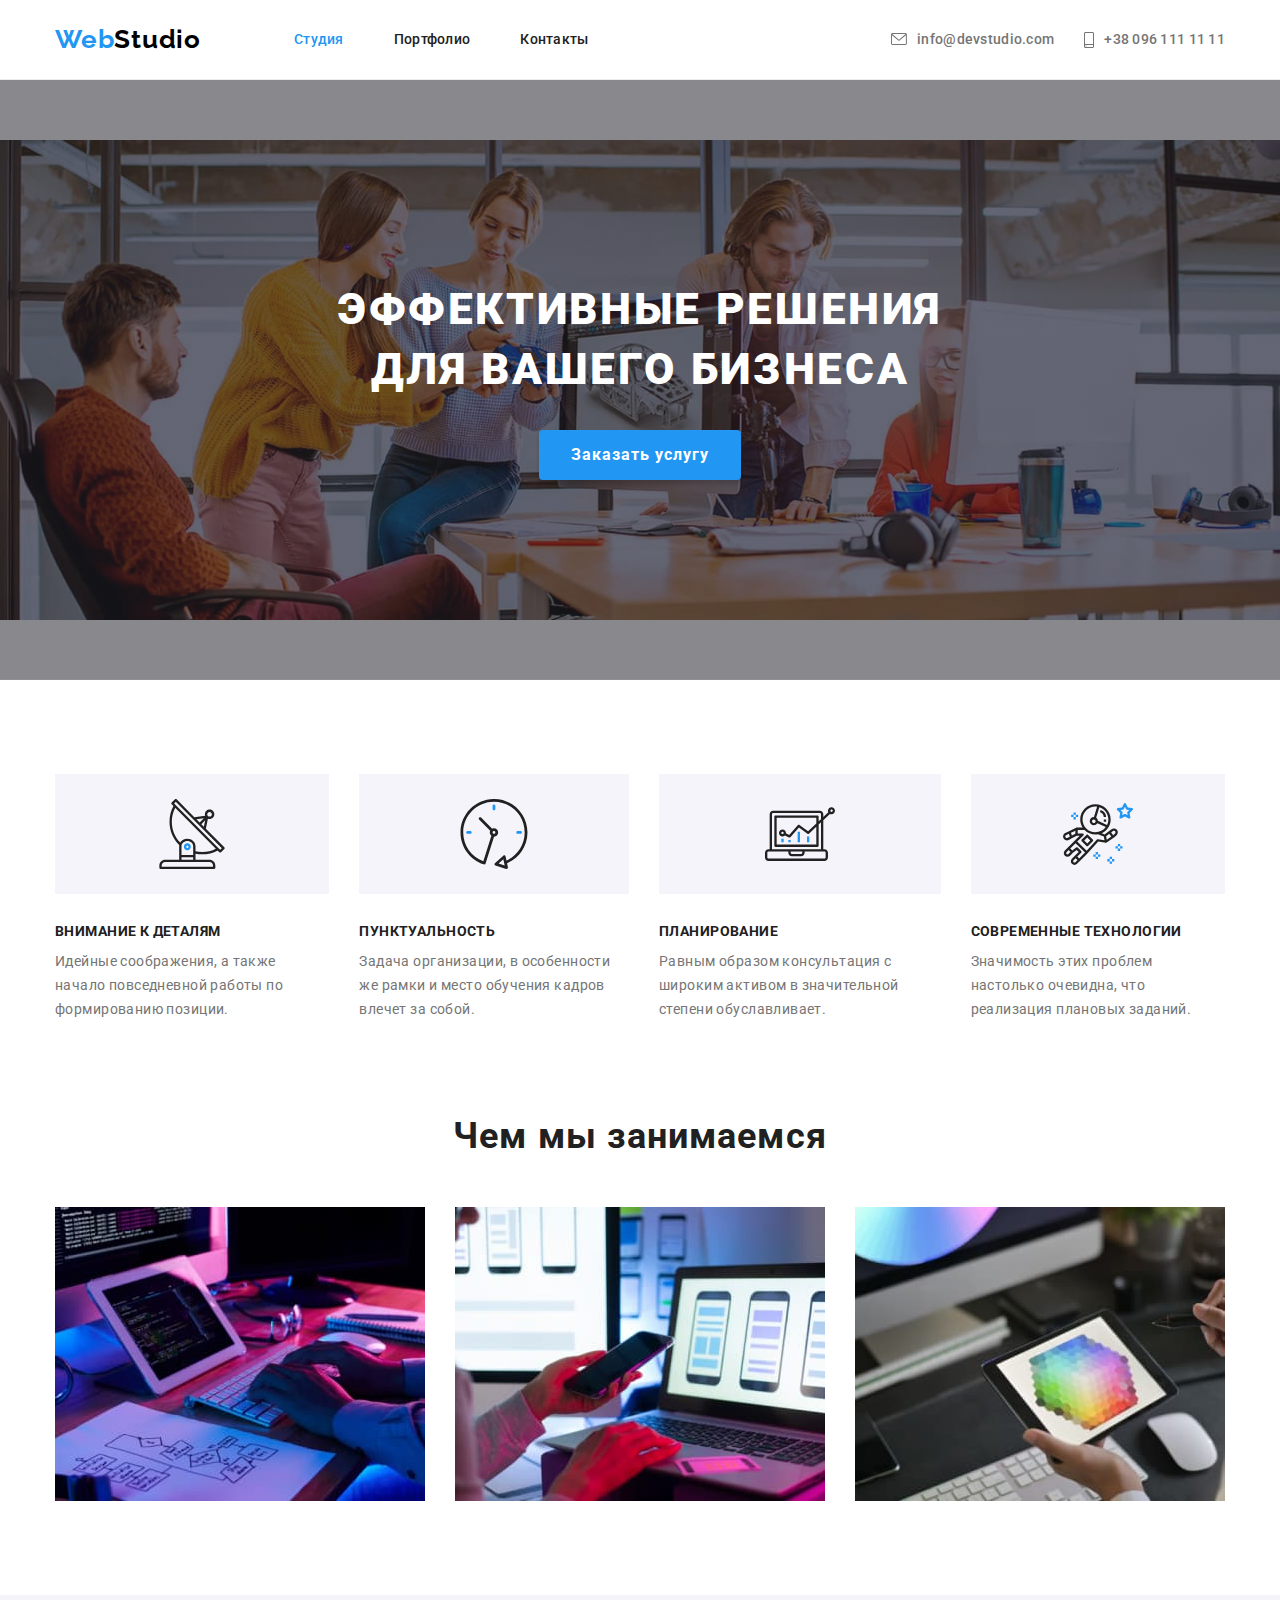
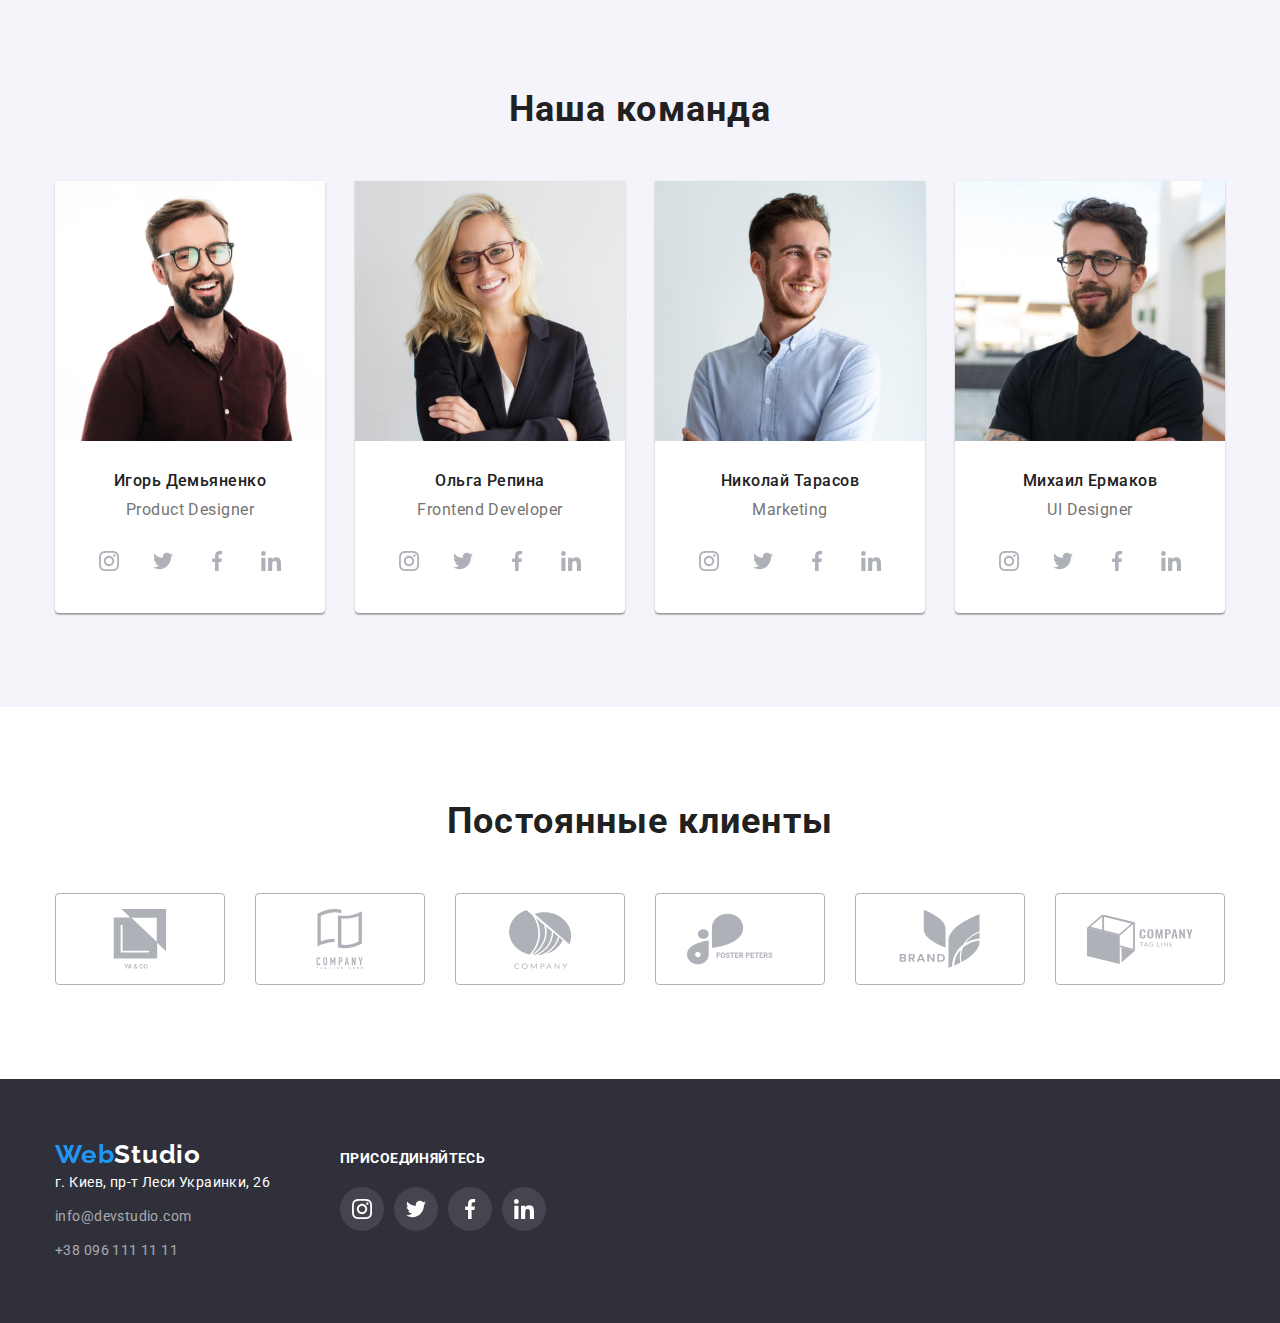
<file: index.html>
<!DOCTYPE html>
<html lang="ru">
<head>
    <meta charset="UTF-8">
    <meta http-equiv="X-UA-Compatible" content="IE=edge">
    <meta name="viewport" content="width=device-width, initial-scale=1.0">
    <title>Студия</title>
    <link rel="preconnect" href="https://fonts.googleapis.com">
    <link rel="preconnect" href="https://fonts.gstatic.com" crossorigin>
    <link href="https://fonts.googleapis.com/css2?family=Raleway:wght@700&family=Roboto:wght@400;500;700;900&display=swap" rel="stylesheet">
    <link rel="stylesheet" href="https://cdnjs.cloudflare.com/ajax/libs/modern-normalize/1.1.0/modern-normalize.min.css">
    <link rel="stylesheet" href="./css/styles.css">
</head>
<body>
    <!-- Шапка сайта -->
    <header class="page-header">
      <div class="container">
          <nav class="header-nav">
                 <a href="./index.html" class="logo"><span class="part-logo">Web</span>Studio</a>
            
                <ul class="site-nav list">
                     <li class="item"><a href="./index.html" class="site-nav-link current">Студия</a></li>
                     <li class="item"><a href="./portfolio.html" class="site-nav-link">Портфолио</a></li>
                     <li class="item"><a href="" class="site-nav-link">Контакты</a></li>
                </ul>
          </nav>
            <!-- Контакты студии -->
            <ul class="site-contact list">
                <li class="item">
                    <a href="mailto:info@devstudio.com" class="site-contact-link">
                        <svg class="icon" width="16" height="12">
                        <use href="./images/symbol-defs.svg#icon-envelope"></use></svg>
                        info@devstudio.com
                    </a>
                </li>
                <li class="item">
                    <a href="tel:+380961111111" class="site-contact-link">
                        <svg class="icon" width="10" height="16">
                            <use href="./images/symbol-defs.svg#icon-smartphone"></use>
                        </svg>
                        +38 096 111 11 11
                    </a>
                </li>
            </ul>
      </div>
    </header>
   
    <main>
            <!-- Блок героя -->
                <section class="hero">
                    <div class="container">
                        <h1 class="hero-title">Эффективные решения для вашего бизнеса</h1>
                        <button type="button" class="btn">Заказать услугу</button>
                    </div>
                </section>
            <!-- Секция Преимущества студии -->
            <section class="section">
                <div class="container">
                    <h2 class="visually-hidden">Преимущества вебстудии</h2>
                    <ul class="feature list">
                        <li class="feature-item">
                            <div class="thumb">
                                <svg class="icon" width="70" height="70">
                                    <use href="./images/symbol-defs.svg#icon-antenna"></use>
                                </svg>
                            </div>
                            <h3 class="feature-title">Внимание к деталям</h3>
                            <p>Идейные соображения, а также начало повседневной работы по формированию позиции.</p>
                        </li>
                        <li class="feature-item">
                            <div class="thumb">
                                <svg class="icon" width="70" height="70">
                                    <use href="./images/symbol-defs.svg#icon-clock"></use>
                                </svg>
                            </div>
                            <h3 class="feature-title">Пунктуальность</h3>
                            <p>Задача организации, в особенности же рамки и место обучения кадров влечет за собой.</p>
                        </li>
                        <li class="feature-item">
                            <div class="thumb">
                                <svg class="icon" width="70" height="70">
                                    <use href="./images/symbol-defs.svg#icon-diagram"></use>
                                </svg>
                            </div>
                            <h3 class="feature-title">Планирование</h3>
                            <p>Равным образом консультация с широким активом в значительной степени обуславливает.</p>
                        </li>
                        <li class="feature-item">
                            <div class="thumb">
                                <svg class="icon" width="70" height="70">
                                    <use href="./images/symbol-defs.svg#icon-astronaut"></use>
                                </svg>
                            </div>
                            <h3 class="feature-title">Современные технологии</h3>
                            <p>Значимость этих проблем настолько очевидна, что реализация плановых заданий.</p>
                        </li>
                    </ul>
                </div>
            </section>
            <!-- Секция Чем мы занимаемся -->
            <section class="section no-padding">
                <div class="container">
                    <h2 class="section-title">Чем мы занимаемся</h2>
                    <ul class="work list">
                        <li class="work-item"><img src="./images/Разработка.jpg" alt="Разработка продукта" width="370"></li>
                        <li class="work-item"><img src="./images/Оптимизация.jpg" alt="Оптимизация под различные устройства" width="370"></li>
                        <li class="work-item"><img src="./images/Дизайн.jpg" alt="Оформление дизайна" width="370"></li>
                    </ul>
                </div>
            </section>
            <!-- Секция Наша команда -->
            <section class="section our-team">
                <div class="container">
                    <h2 class="section-title">Наша команда</h2>
                    <ul class="team list">
                        <li class="team-item">
                            <img src="./images/Игорь-Демьяненко.jpg" alt="Игорь Демьяненко" width="270">
                            <div class="team-desc">
                                <h3 class="team-title">Игорь Демьяненко</h3>
                                <p lang="en" class="team-job">Product Designer</p>
                            <ul class="social list">
                                <li class="social-item">
                                    <a href="" class="social-link">
                                        <svg class="icon" width="20" height="20">
                                            <use href="./images/symbol-defs.svg#icon-instagram"></use>
                                        </svg>
                                    </a>
                                </li>
                                <li class="social-item">
                                    <a href="" class="social-link ">
                                        <svg class="icon" width="20" height="20">
                                            <use href="./images/symbol-defs.svg#icon-twitter"></use>
                                        </svg>
                                    </a>
                                </li>
                                <li class="social-item">
                                    <a href="#" class="social-link ">
                                        <svg class="icon" width="20" height="20">
                                            <use href="./images/symbol-defs.svg#icon-facebook"></use>
                                        </svg>
                                    </a>
                                </li>
                                <li class="social-item">
                                    <a href="#" class="social-link ">
                                        <svg class="icon" width="20" height="20">
                                            <use href="./images/symbol-defs.svg#icon-linkedin"></use>
                                        </svg>
                                    </a>
                                </li>
                            </ul>
                            </div>
                        </li>
                        <li class="team-item">
                            <img src="./images/Ольга-Репина.jpg" alt="Ольга Репина" width="270">
                            <div class="team-desc">
                                <h3 class="team-title">Ольга Репина</h3>
                                <p lang="en" class="team-job">Frontend Developer</p>
                                <ul class="social list">
                                    <li class="social-item">
                                        <a href="" class="social-link">
                                            <svg class="icon" width="20" height="20">
                                                <use href="./images/symbol-defs.svg#icon-instagram"></use>
                                            </svg>
                                        </a>
                                    </li>
                                    <li class="social-item">
                                        <a href="" class="social-link ">
                                            <svg class="icon" width="20" height="20">
                                                <use href="./images/symbol-defs.svg#icon-twitter"></use>
                                            </svg>
                                        </a>
                                    </li>
                                    <li class="social-item">
                                        <a href="#" class="social-link ">
                                            <svg class="icon" width="20" height="20">
                                                <use href="./images/symbol-defs.svg#icon-facebook"></use>
                                            </svg>
                                        </a>
                                    </li>
                                    <li class="social-item">
                                        <a href="#" class="social-link ">
                                            <svg class="icon" width="20" height="20">
                                                <use href="./images/symbol-defs.svg#icon-linkedin"></use>
                                            </svg>
                                        </a>
                                    </li>
                                </ul>
                            </div>
                        </li>
                        <li class="team-item">
                            <img src="./images/Николай-Тарасов.jpg" alt="Николай Тарасов" width="270">
                            <div class="team-desc">
                                <h3 class="team-title">Николай Тарасов</h3>
                                <p lang="en" class="team-job">Marketing</p>
                                <ul class="social list">
                                    <li class="social-item">
                                        <a href="" class="social-link">
                                            <svg class="icon" width="20" height="20">
                                                <use href="./images/symbol-defs.svg#icon-instagram"></use>
                                            </svg>
                                        </a>
                                    </li>
                                    <li class="social-item">
                                        <a href="" class="social-link ">
                                            <svg class="icon" width="20" height="20">
                                                <use href="./images/symbol-defs.svg#icon-twitter"></use>
                                            </svg>
                                        </a>
                                    </li>
                                    <li class="social-item">
                                        <a href="#" class="social-link ">
                                            <svg class="icon" width="20" height="20">
                                                <use href="./images/symbol-defs.svg#icon-facebook"></use>
                                            </svg>
                                        </a>
                                    </li>
                                    <li class="social-item">
                                        <a href="#" class="social-link ">
                                            <svg class="icon" width="20" height="20">
                                                <use href="./images/symbol-defs.svg#icon-linkedin"></use>
                                            </svg>
                                        </a>
                                    </li>
                                </ul>
                            </div>
                        </li>
                        <li class="team-item">
                            <img src="./images/Михаил-Ермаков.jpg" alt="Михаил Ермаков" width="270">
                           <div class="team-desc">
                                <h3 class="team-title">Михаил Ермаков</h3>
                                <p lang="en" class="team-job">UI Designer</p>
                                <ul class="social list">
                                    <li class="social-item">
                                        <a href="" class="social-link">
                                            <svg class="icon" width="20" height="20">
                                                <use href="./images/symbol-defs.svg#icon-instagram"></use>
                                            </svg>
                                        </a>
                                    </li>
                                    <li class="social-item">
                                        <a href="" class="social-link ">
                                            <svg class="icon" width="20" height="20">
                                                <use href="./images/symbol-defs.svg#icon-twitter"></use>
                                            </svg>
                                        </a>
                                    </li>
                                    <li class="social-item">
                                        <a href="#" class="social-link ">
                                            <svg class="icon" width="20" height="20">
                                                <use href="./images/symbol-defs.svg#icon-facebook"></use>
                                            </svg>
                                        </a>
                                    </li>
                                    <li class="social-item">
                                        <a href="#" class="social-link ">
                                            <svg class="icon" width="20" height="20">
                                                <use href="./images/symbol-defs.svg#icon-linkedin"></use>
                                            </svg>
                                        </a>
                                    </li>
                                </ul>
                           </div>
                        </li>
                    </ul>
                </div>
            </section>
            <!-- Секция Постоянные клиенты -->
            <section class="section">
                <div class="container">
                    <h2 class="section-title">Постоянные клиенты</h2>
                    <ul class="company list">
                        <li class="item"><a href="" class="company-link">
                            <svg class="icon" width="106" height="60">
                                <use href="./images/symbol-defs.svg#icon-client_1"></use>
                            </svg>
                        </a></li>
                        <li class="item"><a href="" class="company-link">
                            <svg class="icon" width="106" height="60">
                                <use href="./images/symbol-defs.svg#icon-client_2"></use>
                            </svg>
                        </a></li>
                        <li class="item"><a href="" class="company-link">
                            <svg class="icon" width="106" height="60">
                                <use href="./images/symbol-defs.svg#icon-client_3"></use>
                            </svg>
                        </a></li>
                        <li class="item"><a href="" class="company-link">
                            <svg class="icon" width="106" height="60">
                                <use href="./images/symbol-defs.svg#icon-client_4"></use>
                            </svg>
                        </a></li>
                        <li class="item"><a href="" class="company-link">
                            <svg class="icon" width="106" height="60">
                                <use href="./images/symbol-defs.svg#icon-client_5"></use>
                            </svg>
                        </a></li>
                        <li class="item"><a href="" class="company-link">
                            <svg class="icon" width="106" height="60">
                                <use href="./images/symbol-defs.svg#icon-client_6"></use>
                            </svg>
                        </a></li>
                    </ul>
                </div>
            </section>
    </main>
    <!-- Футер страницы Студия -->
    <footer class="page-footer">
        <div class="container">
            <div class="inner">
             <a href="./index.html" class="footer logo"><span class="part-logo">Web</span>Studio</a>
             <address class="footer-address">
                <ul class="site-contact list">
                    <li class="footer-item"><a href="https://goo.gl/maps/1pM5NKTAPKCGfk6P8" target="_blank"
                            rel="noopener noreferrer" class="footer-address-link">г. Киев, пр-т Леси Украинки, 26</a></li>
                    <li class="footer-item"><a href="mailto:info@devstudio.com" class="footer-link">info@devstudio.com</a></li>
                    <li class="footer-item"><a href="tel:+380961111111" class="footer-link">+38 096 111 11 11</a></li>
                </ul>
            </address>
            </div>
            <!-- Иконки соц-сетей Футера -->
             <div class="inner socials">
             <h4 class="footer-title">Присоединяйтесь</h4>
                <ul class="social list">
                 <li class="social-item">
                    <a href="" class="social-link">
                        <svg class="icon" width="20" height="20">
                            <use href="./images/symbol-defs.svg#icon-instagram"></use>
                        </svg>
                    </a>
                 </li>
                 <li class="social-item">
                    <a href="" class="social-link ">
                        <svg class="icon" width="20" height="20">
                            <use href="./images/symbol-defs.svg#icon-twitter"></use>
                        </svg>
                    </a>
                  </li>
                 <li class="social-item">
                    <a href="#" class="social-link ">
                        <svg class="icon" width="20" height="20">
                            <use href="./images/symbol-defs.svg#icon-facebook"></use>
                        </svg>
                    </a>
                 </li>
                 <li class="social-item">
                    <a href="#" class="social-link ">
                        <svg class="icon" width="20" height="20">
                            <use href="./images/symbol-defs.svg#icon-linkedin"></use>
                        </svg>
                    </a>
                 </li>
                 </ul>
             </div>
        </div>
    </footer>
</body>
</html>
</file>
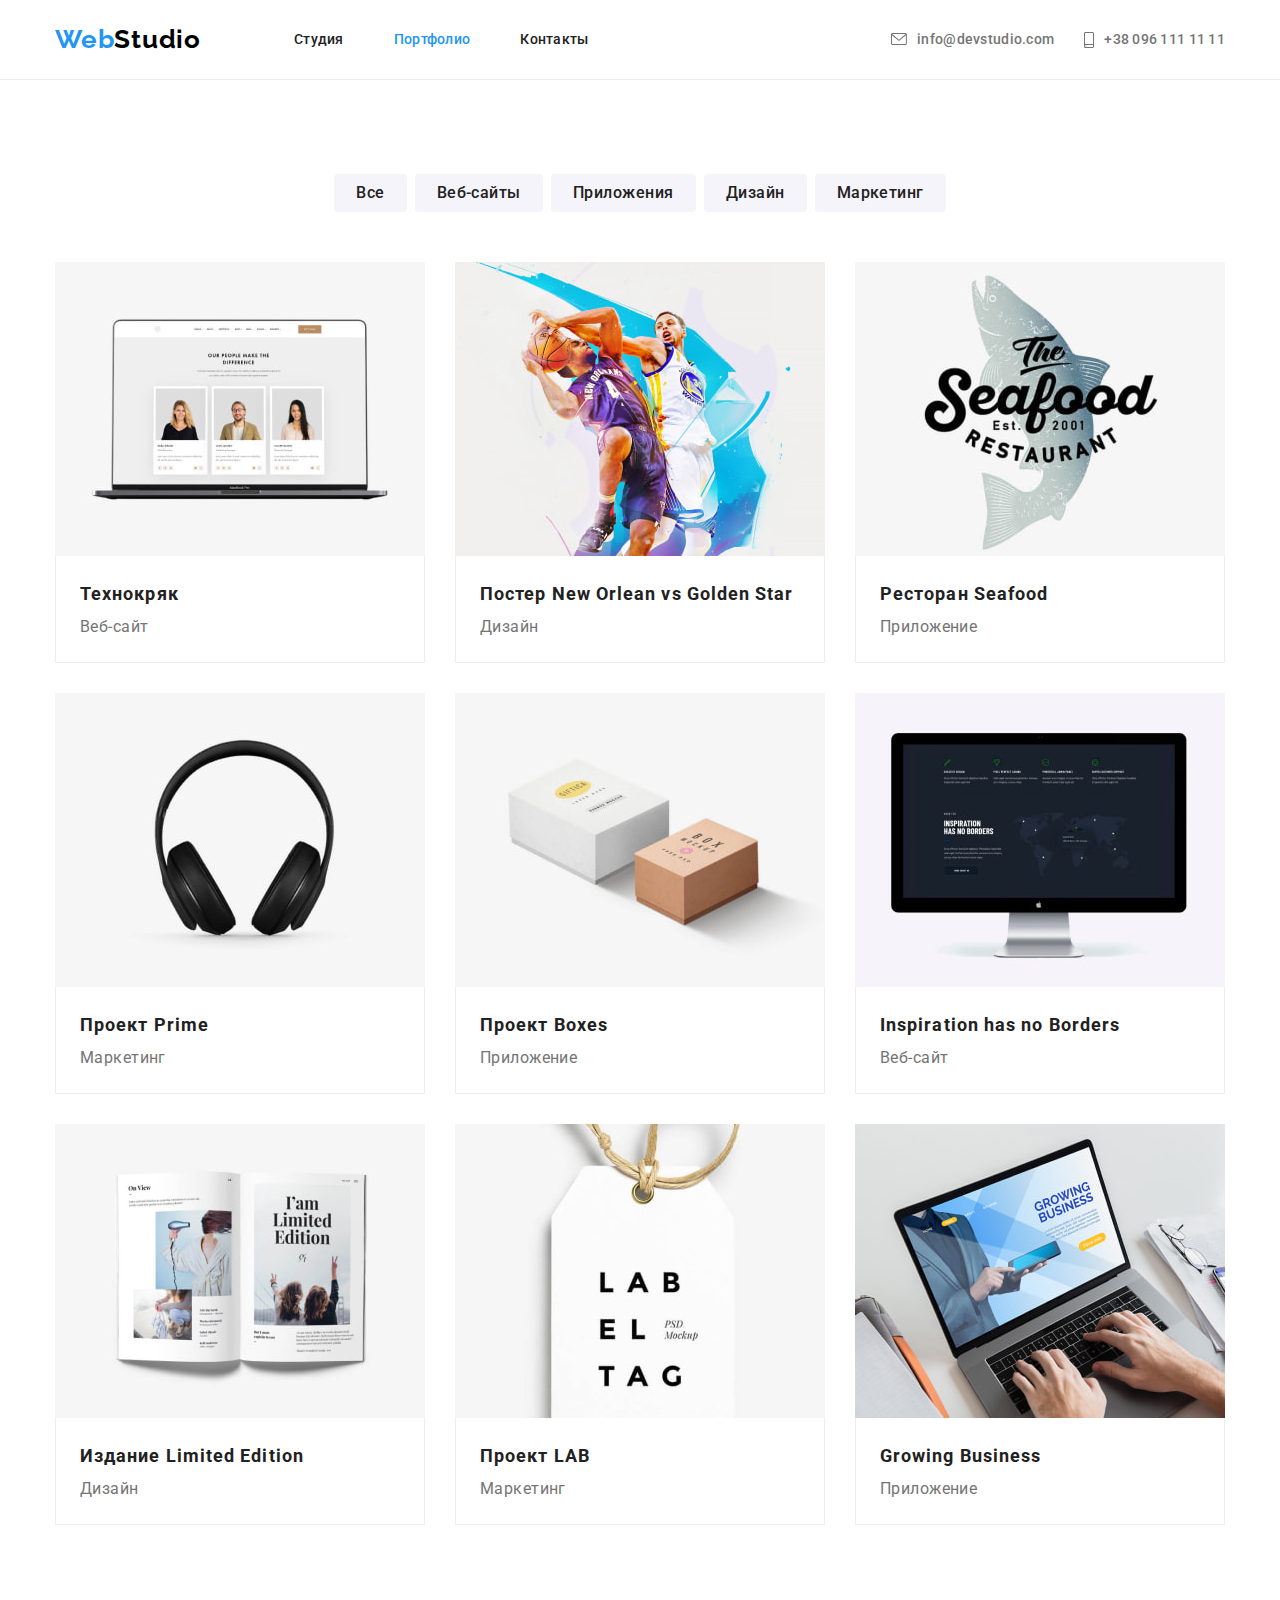
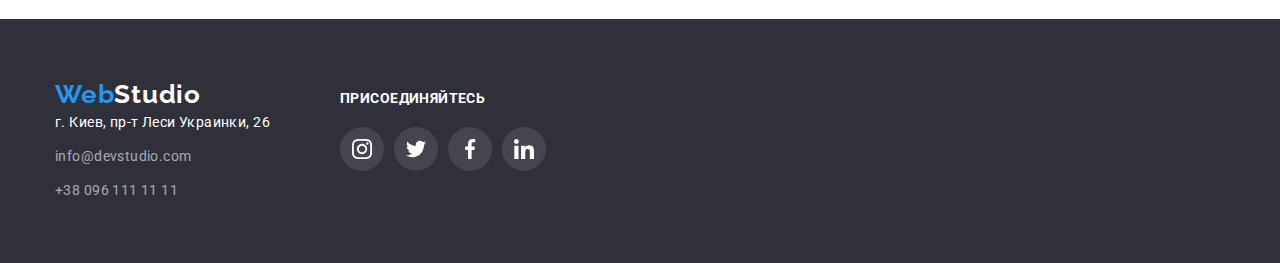
<file: portfolio.html>
<!DOCTYPE html>
<html lang="ru">
<head>
    <meta charset="UTF-8">
    <meta http-equiv="X-UA-Compatible" content="IE=edge">
    <meta name="viewport" content="width=device-width, initial-scale=1.0">
    <title>Портфолио</title>
    <link rel="preconnect" href="https://fonts.googleapis.com">
    <link rel="preconnect" href="https://fonts.gstatic.com" crossorigin>
    <link href="https://fonts.googleapis.com/css2?family=Raleway:wght@700&family=Roboto:wght@400;500;700;900&display=swap" rel="stylesheet">
    <link rel="stylesheet" href="https://cdnjs.cloudflare.com/ajax/libs/modern-normalize/1.1.0/modern-normalize.min.css">
    <link rel="stylesheet" href="./css/styles.css">
</head>
<body>
    <!-- Шапка сайта -->
    <header class="page-header">
        <div class="container">
            <nav class="header-nav">
                <a href="./index.html" class="logo"><span class="part-logo">Web</span>Studio</a>
    
                <ul class="site-nav list">
                    <li class="item"><a href="./index.html" class="site-nav-link">Студия</a></li>
                    <li class="item"><a href="./portfolio.html" class="site-nav-link current">Портфолио</a></li>
                    <li class="item"><a href="" class="site-nav-link">Контакты</a></li>
                </ul>
            </nav>
            <!-- Контакты студии -->
            <ul class="site-contact list">
                <li class="item">
                    <a href="mailto:info@devstudio.com" class="site-contact-link">
                        <svg class="icon" width="16" height="12">
                            <use href="./images/symbol-defs.svg#icon-envelope"></use>
                        </svg>
                        info@devstudio.com
                    </a>
                </li>
                <li class="item">
                    <a href="tel:+380961111111" class="site-contact-link">
                        <svg class="icon" width="10" height="16">
                            <use href="./images/symbol-defs.svg#icon-smartphone"></use>
                        </svg>
                        +38 096 111 11 11
                    </a>
                </li>
            </ul>
        </div>
    </header>
        
    <main>
        <!-- Реализованные проекты -->
        <section class="section projects">
       <div class="container">
            <h1 class="visually-hidden">Проекты веб-студии</h1>
            <ul class="filter list">
                <li class="item"><button type="button" class="filter-btn">Все</button></li>
                <li class="item"><button type="button" class="filter-btn">Веб-сайты</button></li>
                <li class="item"><button type="button" class="filter-btn">Приложения</button></li>
                <li class="item"><button type="button" class="filter-btn">Дизайн</button></li>
                <li class="item"><button type="button" class="filter-btn">Маркетинг</button></li>
            </ul>
            <ul class="project list">
                <li class="project-item">
                   <a href="" class="project-link">
                        <img src="./images/project-1.jpg" alt="Страница Веб-сайта" width="370" height="294">
                        <div class="project-desc">
                            <h2 class="project-title">Технокряк</h2>
                            <p class="project-text">Веб-сайт</p>
                        </div>
                   </a>
                </li>
                <li class="project-item">
                    <a href="" class="project-link">
                        <img src="./images/project-2.jpg" alt="Постер к баскетбольному матчу" width="370" height="294">
                        <div class="project-desc">
                            <h2 class="project-title">Постер New Orlean vs Golden Star</h2>
                            <p class="project-text">Дизайн</p>
                        </div>
                    </a>
                </li>
                <li class="project-item">
                    <a href="" class="project-link">
                        <img src="./images/project-3.jpg" alt="Логотип ресторана" width="370" height="294">
                        <div class="project-desc">
                            <h2 class="project-title">Ресторан Seafood</h2>
                            <p class="project-text">Приложение</p>
                        </div>
                    </a>
                </li>
                <li class="project-item">
                    <a href="" class="project-link">
                        <img src="./images/project-4.jpg" alt="Наушники" width="370" height="294">
                        <div class="project-desc">
                            <h2 class="project-title">Проект Prime</h2>
                            <p class="project-text">Маркетинг</p>
                        </div>
                    </a>
                </li>
                <li class="project-item">
                    <a href="" class="project-link">
                        <img src="./images/project-5.jpg" alt="Упаковочные коробки" width="370" height="294">
                        <div class="project-desc">
                            <h2 class="project-title">Проект Boxes</h2>
                            <p class="project-text">Приложение</p>
                        </div>
                    </a>
                </li>
                <li class="project-item">
                    <a href="" class="project-link">
                        <img src="./images/project-6.jpg" alt="Монитор" width="370" height="294">
                        <div class="project-desc">
                            <h2 class="project-title">Inspiration has no Borders</h2>
                            <p class="project-text">Веб-сайт</p>
                        </div>
                    </a>
                </li>
                <li class="project-item">
                    <a href="" class="project-link">
                        <img src="./images/project-7.jpg" alt="Развернутый журнал" width="370" height="294">
                        <div class="project-desc">
                            <h2 class="project-title">Издание Limited Edition</h2>
                            <p class="project-text">Дизайн</p>
                        </div>
                    </a>
                </li>
                <li class="project-item">
                    <a href="" class="project-link">
                        <img src="./images/project-8.jpg" alt="Логотип проекта" width="370" height="294">
                        <div class="project-desc">
                            <h2 class="project-title">Проект LAB</h2>
                            <p class="project-text">Маркетинг</p>
                        </div>
                    </a>
                </li>
                <li class="project-item">
                    <a href="" class="project-link">
                        <img src="./images/project-9.jpg" alt="Работа за ноутбуком" width="370" height="294">
                        <div class="project-desc">
                            <h2 class="project-title">Growing Business</h2>
                            <p class="project-text">Приложение</p>
                        </div>
                    </a>
                </li>
            </ul>
       </div>
        </section>

    </main>
    <!-- Футер страницы -->
<footer class="page-footer">
    <div class="container">
        <div class="inner">
            <a href="./index.html" class="footer logo"><span class="part-logo">Web</span>Studio</a>
            <address class="footer-address">
                <ul class="site-contact list">
                    <li class="footer-item"><a href="https://goo.gl/maps/1pM5NKTAPKCGfk6P8" target="_blank"
                            rel="noopener noreferrer" class="footer-address-link">г. Киев, пр-т Леси Украинки, 26</a>
                    </li>
                    <li class="footer-item"><a href="mailto:info@devstudio.com"
                            class="footer-link">info@devstudio.com</a></li>
                    <li class="footer-item"><a href="tel:+380961111111" class="footer-link">+38 096 111 11 11</a></li>
                </ul>
            </address>
        </div>
        <!-- Иконки соц-сетей Футера -->
        <div class="inner socials">
            <h4 class="footer-title">Присоединяйтесь</h4>
            <ul class="social list">
                <li class="social-item">
                    <a href="" class="social-link">
                        <svg class="icon" width="20" height="20">
                            <use href="./images/symbol-defs.svg#icon-instagram"></use>
                        </svg>
                    </a>
                </li>
                <li class="social-item">
                    <a href="" class="social-link ">
                        <svg class="icon" width="20" height="20">
                            <use href="./images/symbol-defs.svg#icon-twitter"></use>
                        </svg>
                    </a>
                </li>
                <li class="social-item">
                    <a href="#" class="social-link ">
                        <svg class="icon" width="20" height="20">
                            <use href="./images/symbol-defs.svg#icon-facebook"></use>
                        </svg>
                    </a>
                </li>
                <li class="social-item">
                    <a href="#" class="social-link ">
                        <svg class="icon" width="20" height="20">
                            <use href="./images/symbol-defs.svg#icon-linkedin"></use>
                        </svg>
                    </a>
                </li>
            </ul>
        </div>
    </div>
</footer>
</body>
</html>
</file>
<file: css/styles.css>
/* Палитра цветов проекта */
:root {
  --main-background-color: #ffffff;
  --second-background-color: #2f303a;
  --button-background-color: #f5f4fa;
  --accent-color: #2196f3;
  --black-color: #000000;
  --hover-focus-btn: #188CE8;
  --white-color: #ffffff;
  --title-text-color: #212121;
  --primery-text-color: #757575;
  --grey-color: #AFB1B8;
  --project-border: #EEEEEE;
  /* Размеры шрифтов */
  --main-font-size: 14px;
  --button-font-size: 16px;
}

/* Базовые стили для страниц */
body {
  background-color: var(--main-background-color);
  color: var(--primery-text-color);
  font-family: "Roboto", sans-serif;
  font-weight: 400;
  font-size: var(--main-font-size);
  line-height: 1.71;
  letter-spacing: 0.03em;
}

.container {
  width: 1200px;
  padding-left: 15px;
  padding-right: 15px;
  margin-right: auto;
  margin-left: auto;
}

.list {
  list-style: none;
  padding: 0;
  margin: 0;
}

h1, h2, h3, h4, h5, h6, p {
  margin: 0;
  padding: 0;
}

img {
  display: block;
  max-width: 100%;
  height: auto;
}

.icon {
  display: block;
  fill: currentColor;
}

.visually-hidden {
  position: absolute;
  width: 1px;
  height: 1px;
  margin: -1px;
  border: 0;
  padding: 0;
  white-space: nowrap;
  clip-path: inset(100%);
  clip: rect(0 0 0 0);
  overflow: hidden;
}

/* Стили логотипа */
.logo {
  color: var(--black-color);
  font-family: "Raleway", sans-serif;
  font-weight: 700;
  font-size: 26px;
  line-height: 1.2;
  text-decoration: none;
  letter-spacing: 0.03em;
}

.part-logo {
  color: var(--accent-color);
}

/* Стили для шапки сайта */
.page-header {
  display: flex;
  min-height: 80px;
  border-bottom: 1px solid #ECECEC;
}

.site-nav-link,
.site-contact-link {
  color: var(--title-text-color);
  font-weight: 500;
  font-size: var(--main-font-size);
  line-height: 1.14;
  text-decoration: none;
  letter-spacing: 0.02em;
  padding: 12px 0;
}

.site-nav-link:hover,
.site-nav-link:focus,
.site-contact-link:hover,
.site-contact-link:focus,
.site-nav-link.current  {
  color: var(--accent-color);
}

/* Пеопределение цвета для контактов Cтудии */
.site-contact-link {
  color: var(--primery-text-color);
  display: flex;
  align-items: center;
}

.site-contact-link > .icon {
  margin-right: 10px;
}

/* Флекс для расположения элементов шапки */
.page-header > .container,
.header-nav {
  display: flex;
  align-items: center;
}

.site-nav {
  display: flex;
  margin-left: 93px;
}

.site-nav > .item + .item {
  margin-left: 50px;
}

.page-header .site-contact {
  display: flex;
  margin-left: auto;
}

.site-contact > .item + .item {
  margin-left: 30px;
}

/* Стилизация Основного контента страницы. Секция герой */
.hero {
  background-color: var(--second-background-color);
  text-align: center;
  padding-top: 200px;
  padding-bottom: 200px;
  max-width: 1600px;
  margin-left: auto;
  margin-right: auto;
  background-color: #C4C4C4;;
  background-image: 
  linear-gradient( to right, 
  rgba(47, 48, 58, 0.4), 
  rgba(47, 48, 58, 0.4)), 
  url('../images/Hero.jpg');
  background-position: center;
  background-size: contain;
  background-repeat: no-repeat;
}

.hero-title {
  color: var(--white-color);
  font-weight: 900;
  font-size: 44px;
  line-height: 1.36;
  text-align: center;
  letter-spacing: 0.06em;
  text-transform: uppercase;
  max-width: 696px;
  margin: 0 auto 30px;
}
/* Оформление кнопки "Заказать услугу" */
.btn {
  color: var(--white-color);
  background-color: var(--accent-color);
  font-family: inherit;
  font-weight: 700;
  font-size: var(--button-font-size);
  line-height: 1.88;
  letter-spacing: 0.06em;
  cursor: pointer;
  padding: 10px 32px;
  border: 0;
  border-radius: 4px;
  box-shadow: 0px 4px 4px rgba(0, 0, 0, 0.15);
}

.btn:hover,
.btn:focus {
background-color: var(--hover-focus-btn);
}

/* Стили всех секций страницы Студия */
.section {
  padding-top: 94px;
  padding-bottom: 94px;
}

.no-padding {
  padding-top: 0;
}

.section-title {
  color: var(--title-text-color);
  font-weight: 700;
  font-size: 36px;
  line-height: 1.16;
  text-align: center;
  letter-spacing: 0.03em;
  margin-bottom: 50px;
}

/* Вставка svg-иконок для секции Преимущества  */
.thumb {
  background-color: #F5F4FA;
  text-align: center;
  height: 120px;
  margin-bottom: 30px;
  display: flex;
  align-items: center;
  justify-content: center;
}

.feature-title,
.footer-title {
  color: var(--title-text-color);
  font-weight: 700;
  font-size: var(--main-font-size);
  line-height: 1.14;
  text-transform: uppercase;
  margin-bottom: 10px;
}
/* Стили для секций Преимущества, Чем мы занимаемся, Наша Команда */
.feature,
.work,
.team {
  display: flex;
}

.feature-item,
.work-item {
  margin-right: 30px;
}

.our-team {
  background-color: var(--button-background-color);
  text-align: center;
}

.team-item {
  background-color: var(--white-color);
  box-shadow: 
  0px 1px 3px rgba(0, 0, 0, 0.12),
  0px 1px 1px rgba(0, 0, 0, 0.14),
  0px 2px 1px rgba(0, 0, 0, 0.2);
  border-radius: 0px 0px 4px 4px;
  margin-right: 30px;
}

/* Сброс правого отступа для списков */
.feature-item:last-child,
.work-item:last-child,
.team-item:last-child {
  margin-right: 0;
}

.team-desc {
  padding-top: 30px;
  padding-bottom: 30px;
}

.team-title {
  color: var(--title-text-color);
  font-weight: 500;
  font-size: 16px;
  line-height: 1.19;
  letter-spacing: 0.03em;
  margin-bottom: 10px;
}

.team-job {
  font-size: 16px;
  line-height: 1.19;
  letter-spacing: 0.03em;
}

.social-link {
  display: flex;
  align-items: center;
  justify-content: center;
  width: 44px;
  height: 44px;
  border-radius: 50%;
  color: var(--grey-color);
}
/* Стили для Секции Постоянные клиенты */

.company.list {
  display: flex;
  justify-content: space-between;
}

.company .item {
  width: 170px;
  height: 92px;
}

.company-link {
  display: flex;
  align-items: center;
  justify-content: center;
  color: var(--grey-color);
  height: 100%;
  width: 100%;
  border: 1px solid var(--grey-color);
  border-radius: 4px;
}  

/* Стили для футера проекта */
.page-footer {
  background: var(--second-background-color);
  padding-top: 60px;
  padding-bottom: 60px;
}

.page-footer > .container {
  display: flex;
  align-items: baseline;
}

.page-footer .inner+.inner {
  margin-left: 70px;
}

.footer-title {
  margin-bottom: 20px;
}

.site-contact > .footer-item + .footer-item {
  margin-top: 10px;
}

.footer-link,
.footer-address-link {
  color: rgba(255, 255, 255, 0.6);
  font-style: normal;
  text-decoration: none;
}

.footer-link:hover,
.footer-link:focus,
.company-link:hover,
.company-link:focus {
  color: var(--accent-color);
  border-color: inherit;
}

.footer.logo,
.footer-address-link,
.footer-title {
  color: var(--white-color);
}

/* Вставка svg-иконок соц-сетей Футера */
.social.list {
  display: flex;
  justify-content: center;
  margin-top: 20px;
  margin-top: 20px;
}
.social-item + .social-item {
margin-left: 10px;
}

.page-footer .social-link {
  background-color: rgba(255, 255, 255, 0.1);
  color: var(--white-color);

}

.social-link:hover,
.social-link:focus {
  background-color: var(--accent-color);
  color: var(--white-color);
}


/* Стили для страницы Портфолио */
.filter-btn {
  color: var(--title-text-color);
  background-color: var(--button-background-color);
  font-family: inherit;
  font-weight: 500;
  font-size: var(--button-font-size);
  line-height: 1.62;
  letter-spacing: 0.03em;
  cursor: pointer;
  border: 0;
  border-radius: 4px;
  padding: 6px 22px;
}

.filter-btn:hover,
.filter-btn:focus {
  color: var(--white-color);
  background-color: var(--accent-color);
  box-shadow: 0px 3px 1px rgba(0, 0, 0, 0.1),
  0px 1px 2px rgba(0, 0, 0, 0.08),
  0px 2px 2px rgba(0, 0, 0, 0.12);
}

/* Флекс для кнопок */
.filter {
  display: flex;
  justify-content: center;
  margin-bottom: 50px;
}

.filter>.item+.item {
  margin-left: 8px;
}
/* Флекс для списка проектов Страница Портфолио */
.project {
  display: flex;
  flex-wrap: wrap;
}

.project-item {
  margin-right: 30px;
  margin-bottom: 30px;
}

.project>.project-item:nth-child(3n) {
  margin-right: 0;
}

.project>.project-item:nth-last-child(-n + 3) {
  margin-bottom: 0;
}

.project-desc {
  padding: 20px 24px;
  border-right: 1px solid var(--project-border);
  border-bottom: 1px solid var(--project-border);
  border-left: 1px solid var(--project-border);
}

.project-link {
  display: block;
  text-decoration: none;
  color: inherit;
}

.project-link:hover,
.project-link:focus {
  box-shadow: 0px 1px 1px rgba(0, 0, 0, 0.12),
  0px 4px 4px rgba(0, 0, 0, 0.06),
  1px 4px 6px rgba(0, 0, 0, 0.16);
}

.project-title {
  color: var(--title-text-color);
  font-weight: 700;
  font-size: 18px;
  line-height: 2;
  letter-spacing: 0.06em;
}

.project-text {
  font-size: 16px;
  line-height: 1.88;
}
</file>
